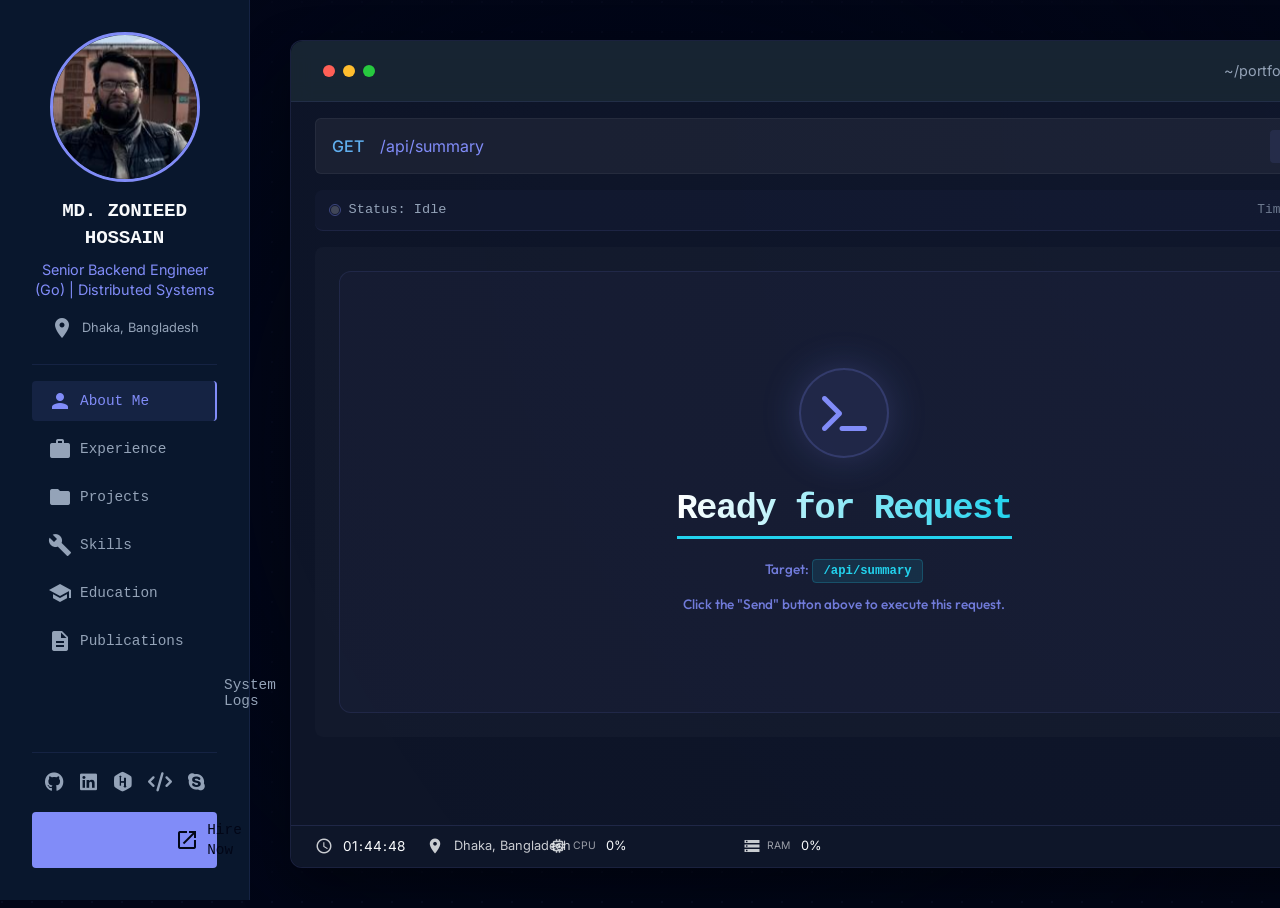
<file: templates/index.html>
<!DOCTYPE html>
<html lang="en">

<head>
    <meta charset="UTF-8">
    <meta name="viewport" content="width=device-width, initial-scale=1.0">
    <title>Md. Zonieed Hossain | Senior Backend Engineer (Go) | Distributed Systems Lead</title>

    <!-- SEO Meta Tags -->
    <meta name="description"
        content="Senior Backend Engineer with 7+ years building Go-based distributed systems and event-driven microservices across ERP, EdTech and logistics domains. Specialized in consistency-critical systems.">
    <meta name="keywords"
        content="Senior Backend Engineer, Backend Architect, Golang, gRPC, Kafka, Distributed Systems, Microservices, NATS Jetstream, ERP, Logistics, EdTech, SRE, K8s, Terraform">
    <meta name="author" content="Md. Zonieed Hossain">
    <meta name="robots" content="index, follow">

    <!-- Open Graph Meta Tags -->
    <meta property="og:title" content="Md. Zonieed Hossain | Senior Backend Engineer (Go)">
    <meta property="og:description"
        content="Senior Backend Engineer with 7+ years building Go-based distributed systems and event-driven microservices across ERP, EdTech and logistics domains.">
    <meta property="og:type" content="website">
    <meta property="og:url" content="https://yourwebsite.com">
    <meta property="og:image" content="https://yourwebsite.com/static/image/profile.jpg">

    <!-- Twitter Card Meta Tags -->
    <meta name="twitter:card" content="summary_large_image">
    <meta name="twitter:title" content="Md. Zonieed Hossain | Senior Backend Engineer (Go)">
    <meta name="twitter:description"
        content="Senior Backend Engineer specializing in Go, distributed systems, and event-driven microservices.">
    <meta name="twitter:image" content="https://yourwebsite.com/static/image/profile.jpg">

    <link rel="stylesheet" href="/static/css/style.css">
    <link
        href="https://fonts.googleapis.com/css2?family=Outfit:wght@300;400;500;600;700&family=Inter:wght@300;400;500;600&family=Source+Code+Pro:wght@400;500;600&display=swap"
        rel="stylesheet">
    <link href="https://fonts.googleapis.com/icon?family=Material+Icons" rel="stylesheet">
    <link rel="stylesheet" href="https://cdnjs.cloudflare.com/ajax/libs/font-awesome/6.0.0/css/all.min.css">
</head>

<body>
    <!-- Navigation Bar -->
    <div class="navbar">
        <div class="nav-container">
            <!-- Profile Section -->
            <div class="profile-section">
                <div class="profile-image">
                    <img src="/static/image/profile.jpg" alt="MD. ZONIEED HOSSAIN"
                        onerror="this.src='https://via.placeholder.com/150'">
                </div>
                <div class="profile-info">
                    <h1>MD. ZONIEED HOSSAIN</h1>
                    <p>Senior Backend Engineer (Go) | Distributed Systems</p>
                    <div class="profile-location">
                        <span class="material-icons">location_on</span>
                        Dhaka, Bangladesh
                    </div>
                </div>
            </div>

            <!-- Navigation Menu -->
            <nav class="nav-menu">
                <button class="nav-item active" data-path="/api/summary" data-title="About Me">
                    <span class="material-icons">person</span>
                    About Me
                </button>
                <button class="nav-item" data-path="/api/experience" data-title="Experience">
                    <span class="material-icons">work</span>
                    Experience
                </button>
                <button class="nav-item" data-path="/api/projects" data-title="Projects">
                    <span class="material-icons">folder</span>
                    Projects
                </button>
                <button class="nav-item" data-path="/api/skills" data-title="Skills">
                    <span class="material-icons">build</span>
                    Skills
                </button>
                    <button class="nav-item" data-path="/api/education" data-title="Education">
                        <span class="material-icons">school</span>
                        Education
                    </button>
                    <button class="nav-item" data-path="/api/publications" data-title="Publications">
                        <span class="material-icons">description</span>
                        Publications
                    </button>
                    <button class="nav-item" data-path="/api/logs" data-title="System Logs">
                        <span class="material-icons">article</span>
                        System Logs
                    </button>
            </nav>

            <!-- Bottom Actions -->
            <div class="nav-bottom">
                <div class="social-links">
                    <a href="https://github.com/zonieedhossain" class="social-link" target="_blank" title="GitHub">
                        <i class="fab fa-github"></i>
                    </a>
                    <a href="https://linkedin.com/in/zonieedhossain" class="social-link" target="_blank"
                        title="LinkedIn">
                        <i class="fab fa-linkedin"></i>
                    </a>
                    <a href="https://www.hackerrank.com/profile/zonieed_uap" class="social-link" target="_blank"
                        title="HackerRank">
                        <i class="fab fa-hackerrank"></i>
                    </a>
                    <a href="https://leetcode.com/u/zonieedhossain/" class="social-link" target="_blank"
                        title="LeetCode">
                        <i class="fas fa-code"></i>
                    </a>
                    <a href="skype:live:.cid.e726be2ece974cc" class="social-link" target="_blank" title="Skype">
                        <i class="fab fa-skype"></i>
                    </a>
                </div>
                <a href="mailto:zonieed.uap@gmail.com" class="hire-btn">
                    <span class="material-icons">rocket_launch</span>
                    Hire Now
                </a>
            </div>
        </div>
    </div>

    <!-- Main Content -->
    <main class="main-content">
        <div class="terminal">
            <div class="terminal-header">
                <div class="window-controls">
                    <button class="window-button close"></button>
                    <button class="window-button minimize"></button>
                    <button class="window-button maximize"></button>
                </div>
                <div class="terminal-title">~/portfolio</div>
            </div>

            <div class="terminal-content">
                <div class="request-bar">
                    <div class="method">GET</div>
                    <div class="path" id="current-path">/api/summary</div>
                    <button class="send-btn">
                        <span>Send</span>
                        <span class="arrow">➤</span>
                    </button>
                </div>

                <div class="response-section">
                    <div class="response-header">
                        <div class="status">
                            <span class="status-dot"></span>
                            <span id="status-text">Status: 200</span>
                        </div>
                        <div class="response-time" id="response-time">Time: 0.00 ms</div>
                    </div>

                    <div class="response-content" id="content">
                        <!-- Content will be loaded here -->
                        <div class="summary-section">
                        </div>
                        <div class="experience-section">
                            <!-- Experience items will be added here -->
                        </div>
                        <div class="projects-section">
                            <!-- Project items will be added here -->
                        </div>
                        <div class="skills-section">
                            <!-- Skills categories will be added here -->
                        </div>
                        <div class="education-section">
                            <!-- Education and certifications will be added here -->
                        </div>
                        <div class="publications-section">
                            <!-- Publication items will be added here -->
                        </div>
                    </div>
                </div>
            </div>

            <!-- Integrated Semantic Footer Section -->
            <footer class="system-info-panel">
                <div class="system-info-row">
                    <div class="info-item time-date">
                        <span class="material-icons">schedule</span>
                        <div class="info-content">
                            <div class="current-time" id="current-time">--:--:--</div>
                            <div class="current-date" id="current-date">Loading...</div>
                        </div>
                    </div>
                    <div class="info-item location-info">
                        <span class="material-icons">location_on</span>
                        <div class="info-content">
                            <div class="location-text" id="location-text">Dhaka, Bangladesh</div>
                            <div class="last-fetch" id="last-fetch">Last sync: Never</div>
                        </div>
                    </div>
                </div>

                <div class="system-info-row stats-row">
                    <div class="stat-item cpu-stat">
                        <div class="stat-header">
                            <span class="material-icons">memory</span>
                            <span class="stat-label">CPU</span>
                            <span class="stat-value" id="cpu-value">0%</span>
                        </div>
                        <div class="stat-bar">
                            <div class="stat-fill cpu-fill" id="cpu-fill" style="width: 0%"></div>
                        </div>
                    </div>

                    <div class="stat-item ram-stat">
                        <div class="stat-header">
                            <span class="material-icons">storage</span>
                            <span class="stat-label">RAM</span>
                            <span class="stat-value" id="ram-value">0%</span>
                        </div>
                        <div class="stat-bar">
                            <div class="stat-fill ram-fill" id="ram-fill" style="width: 0%"></div>
                        </div>
                    </div>

                    <div class="stat-item network-stat">
                        <div class="stat-header">
                            <span class="material-icons">signal_cellular_alt</span>
                            <span class="stat-label">Network</span>
                            <span class="stat-value" id="network-quality">--</span>
                        </div>
                        <div class="network-quality-text" id="network-quality-text">Waiting for request...</div>
                    </div>
                </div>

                <div class="footer-bottom">
                    <p>&copy; 2026 MD. ZONIEED HOSSAIN | Senior Golang Backend Engineer</p>
                </div>
            </footer>
        </div>
    </main>

    <script src="/static/js/main.js"></script>

    <!-- Schema.org Structured Data for SEO -->
    <script type="application/ld+json">
{
  "@context": "https://schema.org",
  "@type": "Person",
  "name": "Md. Zonieed Hossain",
  "jobTitle": "Senior Backend Engineer (Go)",
  "description": "Senior Backend Engineer with 7+ years building Go-based distributed systems and event-driven microservices across ERP, EdTech and logistics domains. Specialized in consistency-critical systems: inventory correctness, idempotent event processing and multi-tenant isolation.",
  "url": "https://yourwebsite.com",
  "email": "zonieed.uap@gmail.com",
  "telephone": "+880-1903674769",
  "address": {
    "@type": "PostalAddress",
    "addressLocality": "Dhaka",
    "addressCountry": "Bangladesh"
  },
  "sameAs": [
    "https://github.com/zonieedhossain",
    "https://linkedin.com/in/zonieedhossain",
    "https://www.hackerrank.com/profile/zonieed_uap",
    "https://leetcode.com/u/zonieedhossain/"
  ],
  "knowsAbout": [
    "Golang",
    "Microservices Architecture",
    "Event-Driven Systems",
    "Kafka",
    "gRPC",
    "PostgreSQL",
    "Docker",
    "Kubernetes",
    "Domain-Driven Design"
  ],
  "alumniOf": {
    "@type": "EducationalOrganization",
    "name": "University of Asia Pacific"
  }
}
</script>
</body>

</html>
</file>
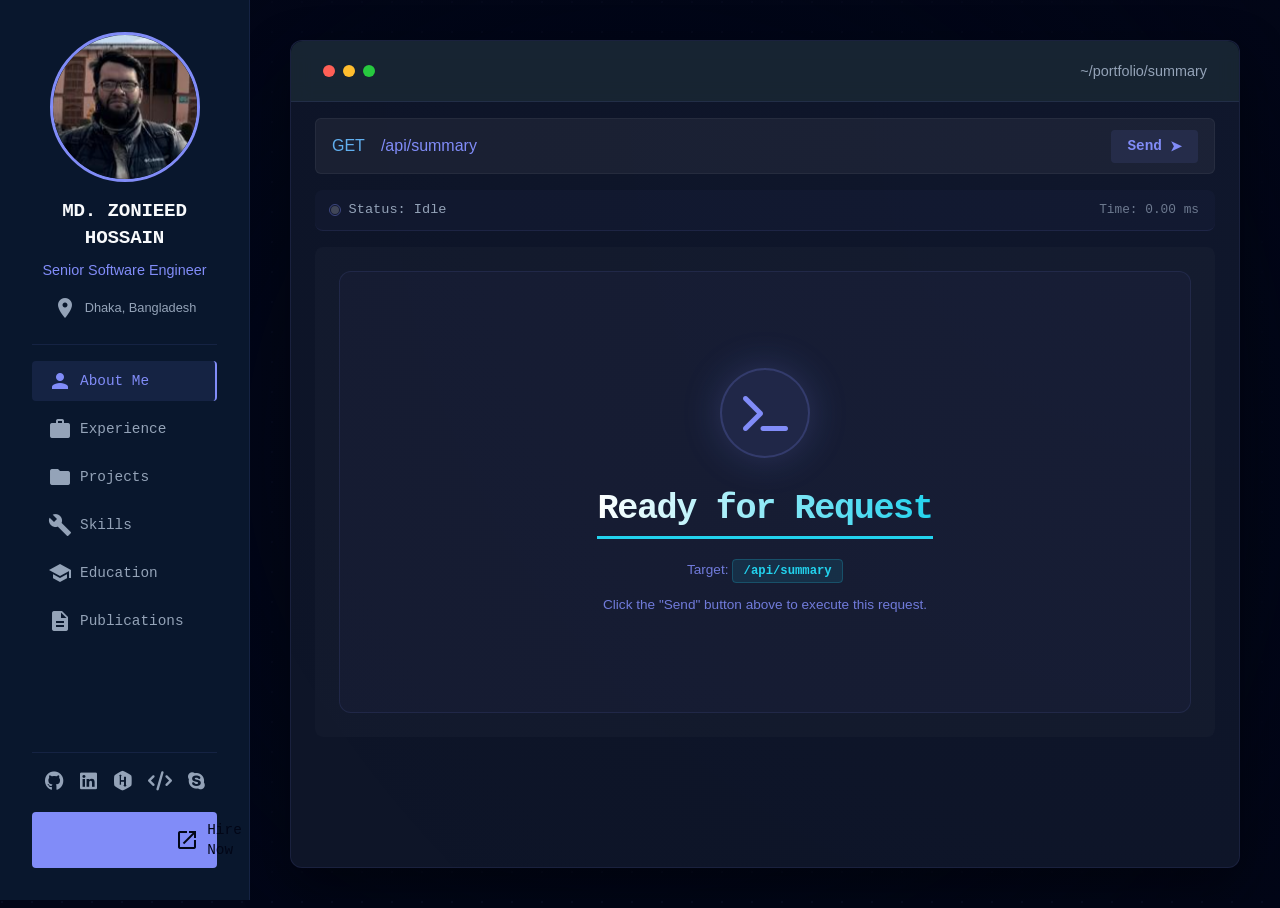
<file: templates/b.html>
<!DOCTYPE html>
<html lang="en">

<head>
    <meta charset="UTF-8">
    <meta name="viewport" content="width=device-width, initial-scale=1.0">
    <title>MD. ZONIEED HOSSAIN | Senior Golang Backend Engineer | Microservices Expert</title>

    <!-- SEO Meta Tags -->
    <meta name="description"
        content="Senior Backend Engineer with 6+ years building enterprise ERP, logistics and EdTech platforms. Specialized in Golang, event-driven systems, microservices, Kafka, gRPC and DDD.">
    <meta name="keywords"
        content="Golang Developer, Backend Engineer, Microservices Architecture, Kafka, gRPC, PostgreSQL, Docker, Kubernetes, Event-Driven Systems, DDD, Enterprise Software, ERP Development, EdTech, Logistics Systems, Senior Software Engineer, Bangladesh, Dhaka">
    <meta name="author" content="MD. ZONIEED HOSSAIN">
    <meta name="robots" content="index, follow">

    <!-- Open Graph Meta Tags -->
    <meta property="og:title" content="MD. ZONIEED HOSSAIN | Senior Golang Backend Engineer">
    <meta property="og:description"
        content="Senior Backend Engineer specializing in Golang, microservices, and event-driven systems with 6+ years of experience.">
    <meta property="og:type" content="website">
    <meta property="og:url" content="https://yourwebsite.com">
    <meta property="og:image" content="https://yourwebsite.com/static/image/profile.jpg">

    <!-- Twitter Card Meta Tags -->
    <meta name="twitter:card" content="summary_large_image">
    <meta name="twitter:title" content="MD. ZONIEED HOSSAIN | Senior Golang Backend Engineer">
    <meta name="twitter:description"
        content="Senior Backend Engineer specializing in Golang, microservices, and event-driven systems.">
    <meta name="twitter:image" content="https://yourwebsite.com/static/image/profile.jpg">

    <link rel="stylesheet" href="/static/css/style.css">
    <link href="https://fonts.googleapis.com/css2?family=Source+Code+Pro:wght@400;500;600&display=swap"
        rel="stylesheet">
    <link href="https://fonts.googleapis.com/icon?family=Material+Icons" rel="stylesheet">
    <link rel="stylesheet" href="https://cdnjs.cloudflare.com/ajax/libs/font-awesome/6.0.0/css/all.min.css">
</head>

<body>
    <!-- Navigation Bar -->
    <div class="navbar">
        <div class="nav-container">
            <!-- Profile Section -->
            <div class="profile-section">
                <div class="profile-image">
                    <img src="/static/image/profile.jpg" alt="MD. ZONIEED HOSSAIN"
                        onerror="this.src='https://via.placeholder.com/150'">
                </div>
                <div class="profile-info">
                    <h1>MD. ZONIEED HOSSAIN</h1>
                    <p>Senior Software Engineer</p>
                    <div class="profile-location">
                        <span class="material-icons">location_on</span>
                        Dhaka, Bangladesh
                    </div>
                </div>
            </div>

            <!-- Navigation Menu -->
            <nav class="nav-menu">
                <button class="nav-item active" data-path="/api/summary" data-title="About Me">
                    <span class="material-icons">person</span>
                    About Me
                </button>
                <button class="nav-item" data-path="/api/experience" data-title="Experience">
                    <span class="material-icons">work</span>
                    Experience
                </button>
                <button class="nav-item" data-path="/api/projects" data-title="Projects">
                    <span class="material-icons">folder</span>
                    Projects
                </button>
                <button class="nav-item" data-path="/api/skills" data-title="Skills">
                    <span class="material-icons">build</span>
                    Skills
                </button>
                <button class="nav-item" data-path="/api/education" data-title="Education">
                    <span class="material-icons">school</span>
                    Education
                </button>
                <button class="nav-item" data-path="/api/publications" data-title="Publications">
                    <span class="material-icons">description</span>
                    Publications
                </button>
            </nav>

            <!-- Bottom Actions -->
            <div class="nav-bottom">
                <div class="social-links">
                    <a href="https://github.com/zonieedhossain" class="social-link" target="_blank" title="GitHub">
                        <i class="fab fa-github"></i>
                    </a>
                    <a href="https://linkedin.com/in/zonieedhossain" class="social-link" target="_blank"
                        title="LinkedIn">
                        <i class="fab fa-linkedin"></i>
                    </a>
                    <a href="https://www.hackerrank.com/profile/zonieed_uap" class="social-link" target="_blank"
                        title="HackerRank">
                        <i class="fab fa-hackerrank"></i>
                    </a>
                    <a href="https://leetcode.com/u/zonieedhossain/" class="social-link" target="_blank"
                        title="LeetCode">
                        <i class="fas fa-code"></i>
                    </a>
                    <a href="skype:live:.cid.e726be2ece974cc" class="social-link" target="_blank" title="Skype">
                        <i class="fab fa-skype"></i>
                    </a>
                </div>
                <a href="mailto:zonieed.uap@gmail.com" class="hire-btn">
                    <span class="material-icons">rocket_launch</span>
                    Hire Now
                </a>
            </div>
        </div>
    </div>

    <!-- Main Content -->
    <main class="main-content">
        <div class="terminal">
            <div class="terminal-header">
                <div class="window-controls">
                    <button class="window-button close"></button>
                    <button class="window-button minimize"></button>
                    <button class="window-button maximize"></button>
                </div>
                <div class="terminal-title">~/portfolio</div>
            </div>

            <div class="terminal-content">
                <div class="request-bar">
                    <div class="method">GET</div>
                    <div class="path" id="current-path">/api/summary</div>
                    <button class="send-btn">
                        <span>Send</span>
                        <span class="arrow">➤</span>
                    </button>
                </div>

                <div class="response-section">
                    <div class="response-header">
                        <div class="status">
                            <span class="status-dot"></span>
                            <span id="status-text">Status: 200</span>
                        </div>
                        <div class="response-time" id="response-time">Time: 0.00 ms</div>
                    </div>

                    <div class="response-content" id="content">
                        <!-- Content will be loaded here -->
                        <div class="summary-section">
                        </div>
                        <div class="experience-section">
                            <!-- Experience items will be added here -->
                        </div>
                        <div class="projects-section">
                            <!-- Project items will be added here -->
                        </div>
                        <div class="skills-section">
                            <!-- Skills categories will be added here -->
                        </div>
                        <div class="education-section">
                            <!-- Education and certifications will be added here -->
                        </div>
                        <div class="publications-section">
                            <!-- Publication items will be added here -->
                        </div>
                    </div>
                </div>
            </div>
        </div>
    </main>

    <script src="/static/js/main.js"></script>

    <!-- Schema.org Structured Data for SEO -->
    <script type="application/ld+json">
{
  "@context": "https://schema.org",
  "@type": "Person",
  "name": "MD. ZONIEED HOSSAIN",
  "jobTitle": "Senior Software Engineer",
  "description": "Senior Backend Engineer with 6+ years building enterprise ERP, logistics and EdTech platforms. Specialized in Golang, event-driven systems and microservices.",
  "url": "https://yourwebsite.com",
  "email": "zonieed.uap@gmail.com",
  "telephone": "+880-1903674769",
  "address": {
    "@type": "PostalAddress",
    "addressLocality": "Dhaka",
    "addressCountry": "Bangladesh"
  },
  "sameAs": [
    "https://github.com/zonieedhossain",
    "https://linkedin.com/in/zonieedhossain",
    "https://www.hackerrank.com/profile/zonieed_uap",
    "https://leetcode.com/u/zonieedhossain/"
  ],
  "knowsAbout": [
    "Golang",
    "Microservices Architecture",
    "Event-Driven Systems",
    "Kafka",
    "gRPC",
    "PostgreSQL",
    "Docker",
    "Kubernetes",
    "Domain-Driven Design"
  ],
  "alumniOf": {
    "@type": "EducationalOrganization",
    "name": "University of Asia Pacific"
  }
}
</script>
</body>

</html>
</file>
<file: static/css/style.css>
:root {
  --primary: #818cf8;
  /* Indigo Accent */
  --primary-glow: rgba(129, 140, 248, 0.4);
  --secondary: #6366f1;
  --accent-cyan: #22d3ee;
  /* Removed pinkish/purple */
  --bg-dark: #020617;
  /* obsidian core */
  --terminal-bg: rgba(15, 23, 42, 0.95);
  --terminal-header: #1e293b;
  --text-primary: #f8fafc;
  --text-secondary: #94a3b8;
  --nav-width: 250px;
  /* Slimmer for density */

  /* Nano-Technical Typography Scale */
  --font-h3: 1.15rem;
  --font-h4: 1.0rem;
  --font-body: 0.85rem;
  --font-meta: 0.75rem;
  --line-height: 1.4;
  /* Ultra-tight for peak density */
}

* {
  margin: 0;
  padding: 0;
  box-sizing: border-box;
}

body {
  font-family: 'Inter', sans-serif;
  background: #020617;
  color: var(--text-primary);
  min-height: 100vh;
  display: flex;
  line-height: var(--line-height);
  position: relative;
  background-image:
    radial-gradient(circle at 2px 2px, rgba(129, 140, 248, 0.05) 1px, transparent 0);
  background-size: 30px 30px;
  animation: bgScroll 60s linear infinite;
}

@keyframes bgScroll {
  from {
    background-position: 0 0;
  }

  to {
    background-position: 40px 40px;
  }
}

body::after {
  content: "";
  position: fixed;
  top: 0;
  left: 0;
  width: 100%;
  height: 100%;
  background: radial-gradient(circle at 50% 50%, transparent 0%, var(--bg-dark) 100%);
  pointer-events: none;
  z-index: -1;
}

h1,
h2,
h3,
h4 {
  font-family: 'JetBrains Mono', monospace;
  /* The "Exp" font preference */
  font-weight: 700;
  /* Bolder for technical emphasis */
  color: #fff;
  margin-bottom: 1.25rem;
  letter-spacing: -0.01em;
}

h3 {
  font-size: var(--font-h3);
  letter-spacing: -0.01em;
}

h4 {
  font-size: var(--font-h4);
  color: var(--text-secondary);
  font-weight: 500;
}

p {
  font-size: var(--font-body);
  line-height: var(--line-height);
  color: var(--text-secondary);
}

/* Modern Card Design System - Ultra Modern Overhaul */
.modern-card {
  background: rgba(15, 23, 42, 0.6);
  backdrop-filter: blur(20px) saturate(180%);
  border-radius: 12px;
  padding: 1.5rem;
  margin-bottom: 1.5rem;
  position: relative;
  overflow: hidden;
  box-shadow: 0 4px 6px -1px rgba(0, 0, 0, 0.1), 0 2px 4px -1px rgba(0, 0, 0, 0.06);
  transition: all 0.4s cubic-bezier(0.4, 0, 0.2, 1);
  animation: contentSlideIn 0.6s cubic-bezier(0.2, 0.8, 0.2, 1);
  border: 1px solid rgba(129, 140, 248, 0.08);
  /* Indigo border */
  box-shadow: 0 10px 40px -10px rgba(0, 0, 0, 0.5);
}

@keyframes contentSlideIn {
  from {
    opacity: 0;
    transform: translateY(20px);
  }

  to {
    opacity: 1;
    transform: translateY(0);
  }
}

.modern-card::before {
  content: "";
  position: absolute;
  inset: 0;
  border-radius: 12px;
  padding: 1.5px;
  /* Border thickness */
  background: linear-gradient(135deg,
      rgba(129, 140, 248, 0.4),
      transparent 40%,
      transparent 60%,
      rgba(39, 201, 63, 0.4));
  -webkit-mask: linear-gradient(#fff 0 0) content-box, linear-gradient(#fff 0 0);
  mask: linear-gradient(#fff 0 0) content-box, linear-gradient(#fff 0 0);
  -webkit-mask-composite: xor;
  mask-composite: exclude;
  transition: all 0.4s ease;
  background-size: 200% 200%;
  animation: borderRotate 4s linear infinite;
}

@keyframes borderRotate {
  0% {
    background-position: 0% 0%;
  }

  50% {
    background-position: 100% 100%;
  }

  100% {
    background-position: 0% 0%;
  }
}

.modern-card:hover {
  transform: translateY(-8px) scale(1.01);
  background: rgba(15, 23, 42, 0.8);
  box-shadow: 0 20px 25px -5px rgba(0, 0, 0, 0.3), 0 10px 10px -5px rgba(0, 0, 0, 0.04);
}

.modern-card:hover::before {
  background: linear-gradient(135deg,
      var(--primary),
      #818cf8,
      var(--primary));
  padding: 2px;
}

/* Navbar */
.navbar {
  position: fixed;
  top: 0;
  left: 0;
  width: var(--nav-width);
  height: 100vh;
  background: rgba(10, 25, 47, 0.95);
  backdrop-filter: blur(10px);
  z-index: 1000;
  border-right: 1px solid rgba(129, 140, 248, 0.1);
}

.nav-container {
  height: 100%;
  padding: 2rem;
  display: flex;
  flex-direction: column;
  justify-content: space-between;
}

/* Add these styles to your existing CSS */
.profile-section {
  text-align: center;
  padding-bottom: 1rem;
  border-bottom: 1px solid rgba(129, 140, 248, 0.1);
}

.profile-image {
  width: 150px;
  height: 150px;
  margin: 0 auto 1rem;
  border-radius: 50%;
  overflow: hidden;
  border: 3px solid var(--primary);
}

.profile-image img {
  width: 100%;
  height: 100%;
  object-fit: cover;
}

.achievements {
  list-style-type: none;
  padding-left: 0;
  margin-bottom: 1.5rem;
}

.achievements li {
  position: relative;
  padding-left: 1.5rem;
  margin-bottom: 0.5rem;
  color: var(--text-secondary);
}

.achievements li::before {
  content: "▹";
  /* Modern minimalist arrow bullet */
  position: absolute;
  left: 0;
  color: var(--primary);
  font-family: 'JetBrains Mono', monospace;
}

.profile-info h1 {
  font-size: 1.2rem;
  color: var(--text-primary);
  margin-bottom: 0.5rem;
}

.profile-info p {
  font-size: 0.9rem;
  color: var(--primary);
  margin-bottom: 1rem;
}

.profile-location {
  display: flex;
  align-items: center;
  justify-content: center;
  gap: 0.5rem;
  color: var(--text-secondary);
  font-size: 0.8rem;
  margin-bottom: 0.5rem;
}

.profile-contact {
  display: flex;
  flex-direction: column;
  gap: 0.5rem;
  margin-top: 1rem;
}

.profile-contact a {
  display: flex;
  align-items: center;
  gap: 0.5rem;
  color: var(--text-secondary);
  font-size: 0.8rem;
  text-decoration: none;
  transition: color 0.3s ease;
}

.profile-contact a:hover {
  color: var(--primary);
}

.profile-contact .material-icons {
  font-size: 1rem;
}

.nav-menu {
  flex: 1;
  padding: 1rem 0;
}

.nav-bottom {
  padding-top: 1rem;
  border-top: 1px solid rgba(129, 140, 248, 0.1);
}

/* Update responsive styles */
@media (max-width: 768px) {
  .profile-section {
    display: flex;
    align-items: center;
    gap: 1rem;
    padding: 1rem;
    text-align: left;
  }

  .profile-image {
    width: 80px;
    height: 80px;
    margin: 0;
  }

  .profile-location,
  .profile-contact {
    justify-content: flex-start;
  }

  .nav-menu {
    padding: 1rem 0;
  }

  .nav-bottom {
    display: flex;
    align-items: center;
    justify-content: space-between;
    padding: 1rem 0;
  }
}

@media (max-width: 480px) {
  .profile-section {
    flex-direction: column;
    text-align: center;
  }

  .profile-location,
  .profile-contact {
    justify-content: center;
  }
}

.logo h1 {
  font-size: 1.2rem;
  color: var(--text-primary);
}

.logo p {
  font-size: 0.8rem;
  color: var(--primary);
}

.nav-menu {
  margin: 0 0;
  display: flex;
  flex-direction: column;
  gap: 0.5rem;
}

.nav-item {
  background: none;
  border: none;
  color: var(--text-secondary);
  padding: 0.5rem 1rem;
  font-family: 'JetBrains Mono', monospace;
  font-size: 0.9rem;
  display: flex;
  align-items: center;
  gap: 0.5rem;
  border-radius: 4px;
  cursor: pointer;
  transition: all 0.3s ease;
  width: 100%;
  text-align: left;
}

.nav-item:hover,
.nav-item.active {
  background: rgba(129, 140, 248, 0.1);
  color: var(--primary);
  border-right: 2px solid var(--primary);
}

.social-links {
  display: flex;
  gap: 1rem;
  justify-content: center;
}

.social-link {
  color: var(--text-secondary);
  font-size: 1.2rem;
  transition: all 0.3s ease;
}

.social-link:hover {
  color: var(--primary);
}

/* Button Polishing */
.send-btn {
  display: flex;
  align-items: center;
  gap: 0.75rem;
  padding: 0.6rem 1.5rem;
  background: rgba(129, 140, 248, 0.1);
  border: 1px solid var(--primary);
  color: var(--primary);
  border-radius: 6px;
  font-family: 'JetBrains Mono', monospace;
  font-weight: 600;
  cursor: pointer;
  transition: all 0.3s ease;
}

.send-btn:hover {
  background: rgba(129, 140, 248, 0.2);
  transform: translateY(-1px);
  box-shadow: 0 0 15px rgba(129, 140, 248, 0.2);
}

.hire-btn {
  display: flex;
  align-items: center;
  gap: 0.5rem;
  padding: 0.5rem 1rem;
  background: var(--primary);
  color: var(--bg-dark);
  border-radius: 4px;
  font-family: 'JetBrains Mono', monospace;
  font-size: 0.9rem;
  font-weight: 500;
  text-decoration: none;
  transition: all 0.3s ease;
  justify-content: center;
  margin-top: 1rem;
}

.hire-btn:hover {
  transform: translateY(-2px);
  box-shadow: 0 4px 8px rgba(129, 140, 248, 0.2);
}

/* Main Content */
.main-content {
  flex: 1;
  margin-left: var(--nav-width);
  padding: 2.5rem;
  /* Increased breathing room */
}

/* Terminal - Unified Tool Structure */
.terminal {
  background: var(--terminal-bg);
  border-radius: 12px;
  overflow: hidden;
  /* Header and Footer are fixed, only content scrolls */
  box-shadow: 0 20px 50px rgba(0, 0, 0, 0.4);
  height: calc(100vh - 4.5rem);
  display: flex;
  flex-direction: column;
  position: relative;
  border: 1px solid rgba(129, 140, 248, 0.1);
}

.terminal-content {
  flex: 1;
  padding: 2.5rem 3rem;
  /* Extra outer space */
  overflow-y: auto;
  position: relative;
  background: radial-gradient(circle at top right, rgba(129, 140, 248, 0.02), transparent);
}

/* Unified Terminal Components Alignment */
.request-bar,
.response-header,
.modern-card,
.ready-state {
  width: 100%;
}

/* Request Bar - Spacing Refinement */
.request-bar {
  display: flex;
  align-items: center;
  gap: 1.5rem;
  background: rgba(255, 255, 255, 0.04);
  padding: 0.85rem 1.75rem;
  /* Slightly tighter padding */
  border-radius: 8px;
  margin-bottom: 1.5rem;
  /* Reduced margin to tighten layout */
  border: 1px solid rgba(255, 255, 255, 0.05);
}

/* Response Header - Spacing Refinement */
.response-header {
  display: flex;
  justify-content: space-between;
  align-items: center;
  padding: 0.85rem 1.75rem;
  /* Synchronized padding with request bar */
  background: rgba(129, 140, 248, 0.02);
  border-bottom: 1px solid rgba(129, 140, 248, 0.1);
  margin-bottom: 1.5rem;
  /* Tightened separation */
  border-radius: 8px;
}

.response-content {
  /* Remove direct styling to let cards breath */
  background: none;
  border: none;
  padding: 0;
}

/* Card Density & Spacing */
.modern-card {
  padding: 2rem;
  /* More internal room */
  margin-bottom: 2.5rem;
  /* Distance between items */
  line-height: 1.8;
  /* Professional typography scale */
}

.project-links {
  display: flex;
  gap: 1rem;
  margin-left: auto;
  /* Ensure push to right even in simpler headers */
}

.project-link {
  width: 40px;
  height: 40px;
  display: flex;
  align-items: center;
  justify-content: center;
  background: rgba(129, 140, 248, 0.05);
  border: 1px solid rgba(129, 140, 248, 0.2);
  color: var(--primary);
  border-radius: 10px;
  font-size: 1.1rem;
  transition: all 0.3s cubic-bezier(0.175, 0.885, 0.32, 1.275);
  position: relative;
}

.project-link:hover {
  background: var(--primary);
  color: var(--bg-dark);
  transform: translateY(-3px) rotate(-5deg);
  box-shadow: 0 10px 20px -5px rgba(129, 140, 248, 0.4);
}

.project-link::after {
  content: "";
  position: absolute;
  inset: -4px;
  border-radius: 14px;
  border: 1px solid var(--primary);
  opacity: 0;
  transition: all 0.3s ease;
}

.project-link:hover::after {
  opacity: 0.3;
  inset: -8px;
}

.description {
  color: var(--text-secondary);
  margin-bottom: 1rem;
}

.tech-stack {
  display: flex;
  flex-wrap: wrap;
  gap: 0.5rem;
}

.tech-tag {
  background-color: rgba(129, 140, 248, 0.08);
  border: 1px solid rgba(129, 140, 248, 0.2);
  color: var(--primary);
  padding: 0.35rem 0.75rem;
  border-radius: 20px;
  font-size: 0.75rem;
  font-family: 'JetBrains Mono', monospace;
  font-weight: 500;
  display: inline-flex;
  align-items: center;
  transition: all 0.3s ease;
}

.tech-tag:hover {
  background-color: rgba(129, 140, 248, 0.15);
  border-color: var(--primary);
  transform: scale(1.05);
}

/* Experience Specific */
.exp-badge {
  display: inline-block;
  padding: 0.25rem 0.75rem;
  background: var(--primary);
  color: var(--bg-dark);
  font-size: 0.65rem;
  font-weight: 800;
  text-transform: uppercase;
  border-radius: 4px;
  margin-bottom: 0.75rem;
  font-family: 'JetBrains Mono', monospace;
}

.exp-title-row {
  display: flex;
  justify-content: space-between;
  align-items: center;
  /* Centered with period banner */
  margin-bottom: 0.5rem;
}

.exp-period {
  font-family: 'JetBrains Mono', monospace;
  font-size: 0.8rem;
  color: var(--primary);
  background: rgba(129, 140, 248, 0.05);
  padding: 0.2rem 0.5rem;
  border-radius: 4px;
}

.experience-item h4 {
  color: var(--text-secondary);
  font-size: 1rem;
  margin-bottom: 1rem;
  font-weight: 500;
}

/* Projects Specific */
.project-title-group {
  display: flex;
  align-items: center;
  gap: 0.75rem;
}

.project-header {
  display: flex;
  justify-content: space-between;
  align-items: center;
  /* Align links with title */
  margin-bottom: 1.25rem;
}

.project-icon {
  font-size: 1.5rem;
  color: var(--primary);
  opacity: 0.8;
}

/* Grid Layouts */
.skills-grid {
  display: grid;
  grid-template-columns: repeat(auto-fill, minmax(280px, 1fr));
  gap: 2rem;
}

.skill-category {
  display: flex;
  flex-direction: column;
  align-items: center;
  text-align: center;
}

/* Global Section Header Standard */
.response-content h2 {
  font-size: 1.8rem;
  margin-bottom: 2.5rem;
  color: #fff;
  display: flex;
  align-items: center;
  gap: 1rem;
}

.response-content h2::after {
  content: "";
  flex: 1;
  height: 1px;
  background: linear-gradient(to right, rgba(129, 140, 248, 0.3), transparent);
}

/* Education Specific */
.edu-badge {
  color: var(--primary);
  font-family: 'JetBrains Mono', monospace;
  font-size: 0.7rem;
  text-transform: uppercase;
  margin-bottom: 0.5rem;
}

.edu-meta {
  display: flex;
  gap: 1.5rem;
  margin-top: 1rem;
}

.edu-period,
.edu-gpa {
  font-size: 0.85rem;
  color: var(--text-secondary);
  display: flex;
  align-items: center;
  gap: 0.4rem;
}

/* Publications Specific */
.pub-header {
  display: flex;
  align-items: center;
  /* Center scroll icon with title */
  gap: 1rem;
  margin-bottom: 1rem;
}

.pub-header h3 {
  margin-bottom: 0;
}

.pub-icon {
  font-size: 1.4rem;
  color: var(--primary);
}

.publication-link {
  display: inline-flex;
  align-items: center;
  gap: 0.5rem;
  margin-top: 1.25rem;
  color: var(--primary);
  text-decoration: none;
  font-size: 0.85rem;
  font-weight: 600;
  transition: all 0.3s ease;
  padding: 0.4rem 0.8rem;
  background: rgba(129, 140, 248, 0.05);
  border: 1px solid rgba(129, 140, 248, 0.1);
  border-radius: 6px;
}

.publication-link:hover {
  background: rgba(129, 140, 248, 0.15);
  gap: 0.75rem;
  border-color: var(--primary);
}

.terminal-header {
  background: rgba(27, 40, 53, 0.8);
  backdrop-filter: blur(10px);
  padding: 1.25rem 2rem;
  display: flex;
  align-items: center;
  justify-content: space-between;
  gap: 1rem;
  border-bottom: 1px solid rgba(129, 140, 248, 0.1);
  border-radius: 12px 12px 0 0;
}

.window-controls {
  display: flex;
  gap: 0.5rem;
}

.window-button {
  width: 12px;
  height: 12px;
  border-radius: 50%;
  border: none;
  cursor: pointer;
}

.window-button.close {
  background-color: #ff5f56;
}

.window-button.minimize {
  background-color: #ffbd2e;
}

.window-button.maximize {
  background-color: #27c93f;
}

.terminal-title {
  color: var(--text-secondary);
  font-size: 0.9rem;
}

.beta-badge {
  background: rgba(234, 179, 8, 0.1);
  color: #eab308;
  border: 1px solid rgba(234, 179, 8, 0.3);
  padding: 2px 8px;
  border-radius: 4px;
  font-size: 0.7rem;
  font-weight: 700;
  letter-spacing: 0.05em;
  text-transform: uppercase;
  animation: pulse 2s infinite;
}

@keyframes pulse {
  0% { opacity: 0.6; }
  50% { opacity: 1; }
  100% { opacity: 0.6; }
}

/* System Info Panel - Modern Footer Style */
/* System Info Panel - Slim Status Bar (approx 5% height) */
footer.system-info-panel {
  display: flex;
  flex-direction: row;
  align-items: center;
  /* Force vertical middle */
  justify-content: space-between;
  /* Spread row-wise */
  gap: 1.5rem;
  margin-top: 0;
  padding: 0 1.5rem;
  /* Removed vertical padding to let height/flex handle centering */
  height: 42px;
  background: rgba(15, 23, 42, 0.95);
  backdrop-filter: blur(20px);
  border-radius: 0 0 12px 12px;
  border-top: 1px solid rgba(129, 140, 248, 0.15);
  width: 100%;
  position: relative;
  overflow: hidden;
}

.system-info-row {
  display: flex;
  height: 100%;
  /* Fill container height */
  align-items: center;
  /* Center children vertically */
  gap: 1.25rem;
  position: relative;
  z-index: 1;
}

.system-info-row.stats-row {
  flex: 1;
  display: flex;
  justify-content: flex-end;
  /* Push stats to the right */
  align-items: center;
  gap: 2rem;
}

/* Slim Footer Credit */
.footer-bottom {
  display: none;
  /* Hide large multi-line credit in slim bar */
}

/* Muted Background pattern for slim bar */
.system-info-panel::before,
.system-info-panel::after {
  display: none;
}

/* Info Items (Time/Date/Location) - Modern Card Style */
/* Info & Stat Items - Ultra Compact for Status Bar */
.info-item,
.stat-item {
  display: flex;
  align-items: center;
  /* Absolute vertical middle */
  justify-content: center;
  height: 100%;
  gap: 0.6rem;
  padding: 0;
  background: none;
  border: none;
  line-height: normal;
  /* Better for flex centering */
  flex: none;
}

.stat-item {
  min-width: fit-content;
}

.info-item:hover,
.stat-item:hover {
  transform: none;
  background: none;
}

.info-item::before {
  display: none;
}

.info-item .material-icons,
.stat-header .material-icons {
  font-size: 1.1rem;
  opacity: 0.8;
  display: flex;
  /* Flex is superior for icon-text balancing */
  align-items: center;
  justify-content: center;
  line-height: 1;
  margin: 0;
}

.info-content {
  display: flex;
  align-items: center;
  gap: 0.5rem;
  line-height: 1;
}

.info-content span,
.current-time {
  display: inline-block;
  vertical-align: middle;
}

.current-time {
  font-size: 0.85rem;
  letter-spacing: 0.05em;
}

.current-date,
.last-fetch,
.network-quality-text {
  display: none;
  /* Hide subtext in ultra-compact mode */
}

.location-text {
  font-size: 0.8rem;
  opacity: 0.8;
}

.stat-header {
  display: flex;
  align-items: center;
  justify-content: center;
  margin-bottom: 0;
  gap: 0.4rem;
  height: 100%;
}

.stat-label {
  font-size: 0.65rem;
  opacity: 0.6;
  line-height: 1;
  margin: 0;
}

.stat-value {
  font-size: 0.8rem;
  min-width: 35px;
  line-height: 1;
  margin: 0;
  margin-left: 0.25rem;
}

.stat-bar {
  width: 60px;
  height: 3px;
}

.network-stat {
  padding: 0;
  background: none;
  border: none;
}

.network-stat:hover {
  background: rgba(255, 255, 255, 0.06);
  border-color: rgba(129, 140, 248, 0.15);
  transform: translateY(-2px);
  box-shadow: 0 4px 12px rgba(129, 140, 248, 0.1);
}

.network-quality-text {
  font-size: 0.65rem;
  color: var(--text-secondary);
  text-align: left;
  margin-top: 4px;
  font-weight: 400;
  opacity: 0.8;
  font-family: 'JetBrains Mono', monospace;
}

.network-item {
  display: flex;
  align-items: center;
  gap: 0.4rem;
  padding: 0.15rem 0;
}

.network-item .material-icons {
  font-size: 1.2rem;
  color: var(--primary);
  animation: pulse 2.5s ease-in-out infinite;
  filter: drop-shadow(0 0 6px rgba(129, 140, 248, 0.4));
}

.network-item:first-child .material-icons {
  animation-delay: 0s;
}

.network-item:last-child .material-icons {
  animation-delay: 1s;
}

@keyframes pulse {

  0%,
  100% {
    opacity: 0.5;
  }

  50% {
    opacity: 1;
  }
}

.network-value {
  font-size: 0.7rem;
  color: var(--text-primary);
  font-family: 'JetBrains Mono', monospace;
  min-width: 60px;
}

/* Responsive adjustments for system panel */
@media (max-width: 1400px) {
  .system-info-panel {
    min-width: 350px;
  }
}

@media (max-width: 1200px) {
  .system-info-panel {
    min-width: 300px;
    font-size: 0.85rem;
  }

  .current-time {
    font-size: 0.9rem;
  }
}

@media (max-width: 768px) {
  .terminal-header {
    flex-wrap: wrap;
  }

  .system-info-panel {
    width: 100%;
    min-width: unset;
    margin-left: 0;
    margin-top: 0.75rem;
  }

  .system-info-row {
    flex-wrap: wrap;
  }

  .stats-row {
    gap: 0.5rem;
  }

  .stat-item {
    min-width: calc(50% - 0.25rem);
  }

  .network-stat {
    width: 100%;
    flex-direction: row;
    justify-content: space-around;
  }
}

.terminal-content {
  flex: 1;
  padding: 1rem 1.5rem;
  /* Compact previous spacing */
  overflow-y: auto;
  position: relative;
  background: radial-gradient(circle at top right, rgba(129, 140, 248, 0.02), transparent);
}

/* Request Bar */
.request-bar {
  display: flex;
  align-items: center;
  gap: 1rem;
  background: rgba(255, 255, 255, 0.05);
  padding: 0.65rem 1rem;
  /* Sleeker padding */
  border-radius: 6px;
  margin-bottom: 1rem;
  /* Compact separation */
}

.method {
  color: #61afef;
  font-weight: 500;
}

.path {
  color: var(--primary);
  flex: 1;
}

/* --- Universal Zero-Container Architecture (Separator-Led) --- */
.technical-separator {
  height: 1px;
  width: 100%;
  background: linear-gradient(to right, rgba(129, 140, 248, 0.2), rgba(34, 211, 238, 0.2), transparent);
  margin: 1.5rem 0;
  border: none;
}

.experience-item-open,
.project-item-open,
.education-item-open,
.certification-item-open,
.publication-item-open,
.summary-open {
  position: relative;
  transition: all 0.3s ease;
  padding: 0.5rem 0;
}

.open-header {
  display: flex;
  justify-content: space-between;
  align-items: center;
  gap: 1.5rem;
  margin-bottom: 0.75rem;
  border-left: 3px solid var(--primary);
  padding-left: 1rem;
}

.project-links {
  display: flex;
  gap: 1rem;
  margin-left: auto;
  /* Force to right if container expands */
}

/* --- Universal Blueprint Card Architecture --- */
.blueprint-card {
  /* Legacy wrapper fallback - now mostly transparent */
  background: transparent;
  border: none;
  padding: 0;
  transition: all 0.3s ease;
  position: relative;
  overflow: hidden;
  border-radius: 4px;
}

.blueprint-card:hover {
  background: transparent;
  transform: none;
  box-shadow: none;
  border-left-color: var(--accent-cyan);
}

.blueprint-header {
  display: flex;
  justify-content: space-between;
  align-items: center;
  gap: 1rem;
  margin-bottom: 0.75rem;
  /* Compressed internal rhythm */
}

.header-main {
  display: flex;
  align-items: center;
  gap: 1rem;
}

.header-main h3 {
  margin-bottom: 0;
  font-size: 1.4rem;
  background: linear-gradient(to right, #fff, #94a3b8);
  -webkit-background-clip: text;
  background-clip: text;
  color: transparent;
}

.blueprint-icon {
  color: var(--primary);
  margin-right: 0.75rem;
  font-size: 1.2rem;
  display: inline-flex;
  align-items: center;
}

.meta-tag {
  font-family: 'JetBrains Mono', monospace;
  font-size: 0.8rem;
  color: var(--primary);
  background: rgba(129, 140, 248, 0.05);
  padding: 0.25rem 0.75rem;
  border-radius: 4px;
  border: 1px solid rgba(129, 140, 248, 0.1);
  white-space: nowrap;
}

.blueprint-body {
  position: relative;
}

.hero-paragraph {
  font-size: var(--font-body);
  font-weight: 400;
  /* Regular weight for clarity */
  line-height: 1.6;
  color: #ccd6f6;
  margin-bottom: 1.25rem;
  font-family: 'Outfit', sans-serif;
  opacity: 0.9;
}

.send-btn {
  background: rgba(129, 140, 248, 0.1);
  color: var(--primary);
  border: none;
  padding: 0.5rem 1rem;
  border-radius: 4px;
  font-family: 'JetBrains Mono', monospace;
  font-size: 0.9rem;
  display: flex;
  align-items: center;
  gap: 0.5rem;
  cursor: pointer;
  transition: all 0.3s ease;
}

.send-btn:hover {
  background: rgba(129, 140, 248, 0.2);
}

/* Response Section */
.response-header {
  display: flex;
  justify-content: space-between;
  align-items: center;
  padding: 0.65rem 1rem;
  /* Synchronized with request bar */
  background: rgba(129, 140, 248, 0.03);
  border-bottom: 1px solid rgba(129, 140, 248, 0.1);
  margin-bottom: 1rem;
}

.status {
  display: flex;
  align-items: center;
  gap: 0.6rem;
  font-family: 'JetBrains Mono', monospace;
  font-size: 0.85rem;
  color: var(--text-secondary);
}

.status-dot {
  width: 8px;
  height: 8px;
  border-radius: 50%;
  background: var(--primary);
  box-shadow: 0 0 12px var(--primary);
  position: relative;
}

.status-dot::after {
  content: '';
  position: absolute;
  top: -2px;
  left: -2px;
  right: -2px;
  bottom: -2px;
  border-radius: 50%;
  border: 1px solid var(--primary);
  opacity: 0.4;
  animation: pulseStatus 2s infinite;
}

@keyframes pulseStatus {
  0% {
    transform: scale(1);
    box-shadow: 0 0 0 0 var(--primary-glow);
  }

  70% {
    transform: scale(1.5);
    box-shadow: 0 0 0 10px rgba(129, 140, 248, 0);
  }

  100% {
    transform: scale(1);
    box-shadow: 0 0 0 0 var(--primary-glow);
  }
}

.response-time {
  font-family: 'JetBrains Mono', monospace;
  font-size: 0.8rem;
  color: var(--text-secondary);
  opacity: 0.7;
}

/* Unified Section Body Specifics */
.edu-meta-row {
  display: flex;
  gap: 2rem;
  margin-top: 1rem;
}

.meta-item {
  display: flex;
  align-items: center;
  gap: 0.5rem;
  font-size: 0.9rem;
  color: var(--text-secondary);
}

.meta-item i {
  color: var(--primary);
  font-size: 0.9rem;
}

.tech-stack {
  display: flex;
  flex-wrap: wrap;
  gap: 0.6rem;
  margin-top: 1.5rem;
}

.tech-tag {
  background: rgba(129, 140, 248, 0.08);
  border: 1px solid rgba(129, 140, 248, 0.2);
  color: var(--primary);
  padding: 0.3rem 0.8rem;
  border-radius: 6px;
  font-size: 0.75rem;
  font-family: 'JetBrains Mono', monospace;
  font-weight: 500;
}

/* Section Body Adjustments */
.experience-section,
.projects-section,
.technical-skills-grid,
.terminal-education-flow {
  display: flex;
  flex-direction: column;
  gap: 1.5rem;
  /* Harmonized identical gap globally */
}

.projects-section .project-item:hover {
  background: rgba(10, 25, 47, 0.7);
  transform: translateY(-4px);
  box-shadow: 0 20px 40px -15px rgba(0, 0, 0, 0.6);
}

.project-title-group h3 {
  font-size: var(--font-h3);
  background: linear-gradient(to right, #fff, var(--primary));
  -webkit-background-clip: text;
  background-clip: text;
  color: transparent;
  margin-bottom: 0.25rem;
  /* Tighter for compact layout */
}

/* --- Terminal Modules: Card-less Data Layout --- */
.technical-skills-grid {
  display: grid;
  grid-template-columns: repeat(auto-fill, minmax(320px, 1fr));
}

.terminal-education-flow {
  display: flex;
  flex-direction: column;
  gap: 1.5rem;
  /* Harmonized identical gap */
}

.skill-module {
  display: flex;
  flex-direction: column;
}

.module-header {
  margin-bottom: 1.25rem;
}

.module-header h3 {
  font-size: var(--font-h3);
  font-weight: 700;
  color: #f8fafc;
  margin-bottom: 0;
  letter-spacing: -0.01em;
}

.module-header-alt {
  margin-bottom: 1rem;
}

.header-main {
  display: flex;
  align-items: center;
  gap: 1rem;
}

.header-main h3 {
  font-size: var(--font-h3);
  margin-bottom: 0;
  background: linear-gradient(to right, #fff, #94a3b8);
  -webkit-background-clip: text;
  background-clip: text;
  color: transparent;
}

.module-header-alt h4 {
  font-size: var(--font-h4);
  color: var(--text-secondary);
  opacity: 0.8;
  font-weight: 400;
  margin-bottom: 0;
}

.tech-stack-premium {
  display: flex;
  flex-wrap: wrap;
  gap: 0.6rem;
}

.premium-tag {
  background: rgba(129, 140, 248, 0.04);
  border: 1px solid rgba(129, 140, 248, 0.15);
  color: var(--primary);
  padding: 0.35rem 0.85rem;
  border-radius: 4px;
  font-family: 'JetBrains Mono', monospace;
  font-size: 0.8rem;
  font-weight: 500;
  transition: all 0.25s ease;
}

.premium-tag:hover {
  background: rgba(129, 140, 248, 0.1);
  border-color: var(--primary);
  transform: translateY(-2px);
}

.tile-glow {
  position: absolute;
  inset: 0;
  background: radial-gradient(circle at top right, rgba(129, 140, 248, 0.05) 0%, transparent 70%);
  pointer-events: none;
  opacity: 0.6;
}

.skill-tile:hover {
  background: rgba(15, 23, 42, 0.7);
  transform: translateY(-5px);
  box-shadow: 0 30px 60px -15px rgba(0, 0, 0, 0.6);
}

.tile-header {
  margin-bottom: 1.5rem;
}

.tile-header h3 {
  font-size: var(--font-h3);
  margin-bottom: 0;
  color: #fff;
}

/* --- Grid & Flow Rhythm (Zero-Container) --- */
.experience-section,
.projects-section,
.technical-skills-grid-open,
.terminal-education-open,
.publications-section,
.summary-section {
  display: flex;
  flex-direction: column;
  gap: 1.5rem;
}

.technical-skills-grid-open {
  display: grid;
  grid-template-columns: repeat(auto-fill, minmax(250px, 1fr));
  gap: 1.5rem;
}

.skill-category-open {
  border-left: 3px solid var(--accent-cyan);
  padding-left: 1rem;
  transition: all 0.2s ease;
}

.skill-category-title-open {
  font-size: 1.1rem;
  font-weight: 700;
  color: var(--text-primary);
  margin-bottom: 0.5rem;
}

.premium-tag {
  background: rgba(15, 23, 42, 0.6);
  border: 1px solid rgba(129, 140, 248, 0.15);
  color: var(--primary);
  padding: 0.5rem 1rem;
  border-radius: 4px;
  font-family: 'JetBrains Mono', monospace;
  font-size: 0.85rem;
  font-weight: 500;
  transition: all 0.3s ease;
}

.premium-tag:hover {
  background: rgba(129, 140, 248, 0.15);
  border-color: var(--primary);
  transform: scale(1.05);
}


@keyframes waveHand {

  0%,
  100% {
    transform: rotate(0deg);
  }

  20% {
    transform: rotate(15deg);
  }

  40% {
    transform: rotate(-10deg);
  }

  60% {
    transform: rotate(10deg);
  }

  80% {
    transform: rotate(-5deg);
  }
}

/* UI Helpers & Ready State */
@keyframes fadeIn {
  from {
    opacity: 0;
  }

  to {
    opacity: 1;
  }
}

@keyframes pulseReady {

  0%,
  100% {
    transform: scale(1);
    box-shadow: 0 0 30px rgba(129, 140, 248, 0.1);
  }

  50% {
    transform: scale(1.05);
    box-shadow: 0 0 50px rgba(129, 140, 248, 0.2);
  }
}

.response-content {
  background: rgba(255, 255, 255, 0.02);
  border-radius: 8px;
  padding: 1.5rem;
}

/* Loading state */
.loading {
  padding: 3rem;
  text-align: center;
}

.loading-text {
  font-family: 'JetBrains Mono', monospace;
  font-size: 0.9rem;
}

.loading-text::after {
  content: '_';
  animation: blink 1s infinite;
}

@keyframes blink {
  50% {
    opacity: 0;
  }
}

/* Error State Specific */
.error-card {
  border-color: rgba(255, 95, 86, 0.3);
  background: rgba(255, 95, 86, 0.03);
}

.error-header {
  display: flex;
  align-items: center;
  gap: 1rem;
  margin-bottom: 1rem;
  color: #ff5f56;
}

.error-icon {
  font-size: 1.5rem;
}

.error-details {
  margin-top: 1rem;
  padding: 0.75rem;
  background: rgba(0, 0, 0, 0.2);
  border-radius: 4px;
  font-family: 'JetBrains Mono', monospace;
  font-size: 0.8rem;
  color: #ff5f56;
  opacity: 0.8;
}

/* Success Override */
.status-dot.success {
  background: #27c93f;
  box-shadow: 0 0 12px #27c93f;
}

.status-dot.error {
  background: #ff5f56 !important;
  box-shadow: 0 0 12px #ff5f56 !important;
}

/* Scrollbar */
::-webkit-scrollbar {
  width: 8px;
}

::-webkit-scrollbar-track {
  background: var(--terminal-bg);
}

::-webkit-scrollbar-thumb {
  background: rgba(129, 140, 248, 0.2);
  border-radius: 4px;
}

::-webkit-scrollbar-thumb:hover {
  background: rgba(129, 140, 248, 0.3);
}

/* Global Content Adjustments */
.experience-section,
.projects-section,
.skills-section,
.education-section,
.publications-section,
.summary-section {
  margin-bottom: 0;
  padding: 0;
}

/* UI Helpers & Ready State */
@keyframes fadeIn {
  from {
    opacity: 0;
  }

  to {
    opacity: 1;
  }
}

@keyframes pulseReady {

  0%,
  100% {
    transform: scale(1);
    box-shadow: 0 0 30px rgba(129, 140, 248, 0.1);
  }

  50% {
    transform: scale(1.05);
    box-shadow: 0 0 50px rgba(129, 140, 248, 0.2);
  }
}

.ready-state {
  display: flex;
  flex-direction: column;
  padding: 6rem 2rem;
  /* Standard professional padding */
  text-align: center;
  align-items: center;
  justify-content: center;
  animation: fadeIn 0.8s ease;
  background: rgba(129, 140, 248, 0.03);
  border: 1px solid rgba(129, 140, 248, 0.1);
  border-radius: 12px;
  position: relative;
  overflow: hidden;
}

.ready-icon {
  width: 90px;
  height: 90px;
  background: rgba(129, 140, 248, 0.1);
  border-radius: 50%;
  display: flex;
  align-items: center;
  justify-content: center;
  margin-bottom: 2.5rem;
  font-size: 3rem;
  color: var(--primary);
  margin-bottom: 2rem;
  font-size: 2.5rem;
  color: var(--primary);
  border: 2px solid rgba(129, 140, 248, 0.2);
  box-shadow: 0 0 40px rgba(129, 140, 248, 0.2);
  animation: pulseReady 3s infinite;
}

.ready-state p {
  font-size: var(--font-body);
  line-height: 1.6;
  margin-bottom: 0.75rem;
  color: rgba(129, 140, 248, 0.85);
  /* Optimized for obsidian visibility */
  font-family: 'Outfit', sans-serif;
  font-weight: 500;
}

.ready-state p:last-child {
  margin-bottom: 0;
}

.ready-state h2 {
  font-size: 2.2rem;
  /* Impactful Standardized Scale */
  font-family: 'JetBrains Mono', monospace;
  font-weight: 800;
  background: linear-gradient(to right, #fff, var(--accent-cyan));
  -webkit-background-clip: text;
  background-clip: text;
  color: transparent;
  display: inline-block;
  padding-bottom: 0.5rem;
  margin-bottom: 1.25rem;
  letter-spacing: -0.04em;
  line-height: 1.1;
  border-bottom: 3px solid var(--accent-cyan);
}

.path-highlight {
  color: var(--accent-cyan);
  font-family: 'JetBrains Mono', monospace;
  background: rgba(34, 211, 238, 0.1);
  padding: 0.25rem 0.65rem;
  border-radius: 4px;
  border: 1px solid rgba(34, 211, 238, 0.2);
  font-weight: 600;
  font-size: 0.9em;
}

.hero-paragraph {
  font-size: var(--font-body);
  font-weight: 400;
  line-height: 1.5;
  color: #ccd6f6;
  margin-bottom: 0.75rem;
  font-family: 'Outfit', sans-serif;
  opacity: 0.85;
}

.hero-paragraph:last-child {
  margin-bottom: 0;
}

/* Global Mobile Bridge */
@media (max-width: 768px) {
  body {
    flex-direction: column;
  }

  .navbar {
    position: relative;
    width: 100%;
    height: auto;
    border-right: none;
    border-bottom: 1px solid rgba(129, 140, 248, 0.1);
  }

  .nav-container {
    padding: 1.25rem;
  }

  .nav-menu {
    flex-direction: row;
    overflow-x: auto;
    margin: 1.25rem 0;
  }

  .nav-item {
    white-space: nowrap;
    width: auto;
    font-size: 0.85rem;
  }

  .main-content {
    margin-left: 0;
    padding: 0.75rem;
  }

  .terminal {
    height: calc(100vh - 180px);
  }

  .blueprint-card {
    padding: 1rem;
  }

  .terminal-module {
    padding-left: 1.25rem;
  }

  .technical-skills-grid {
    grid-template-columns: 1fr;
    gap: 1rem;
  }

  .terminal-education-flow {
    gap: 1.5rem;
  }

  .blueprint-header {
    flex-direction: column;
    align-items: flex-start;
    gap: 0.75rem;
  }

  .project-links {
    margin-left: 0;
    margin-top: 0.5rem;
  }

  .terminal-content {
    padding: 1.25rem;
  }

  .ready-state h2 {
    font-size: 1.8rem;
  }

  .ready-icon {
    width: 70px;
    height: 70px;
    font-size: 2.2rem;
  }
}

.terminal-title {
  color: var(--text-secondary);
  font-size: 0.9rem;
}

/* End of file */
</file>
